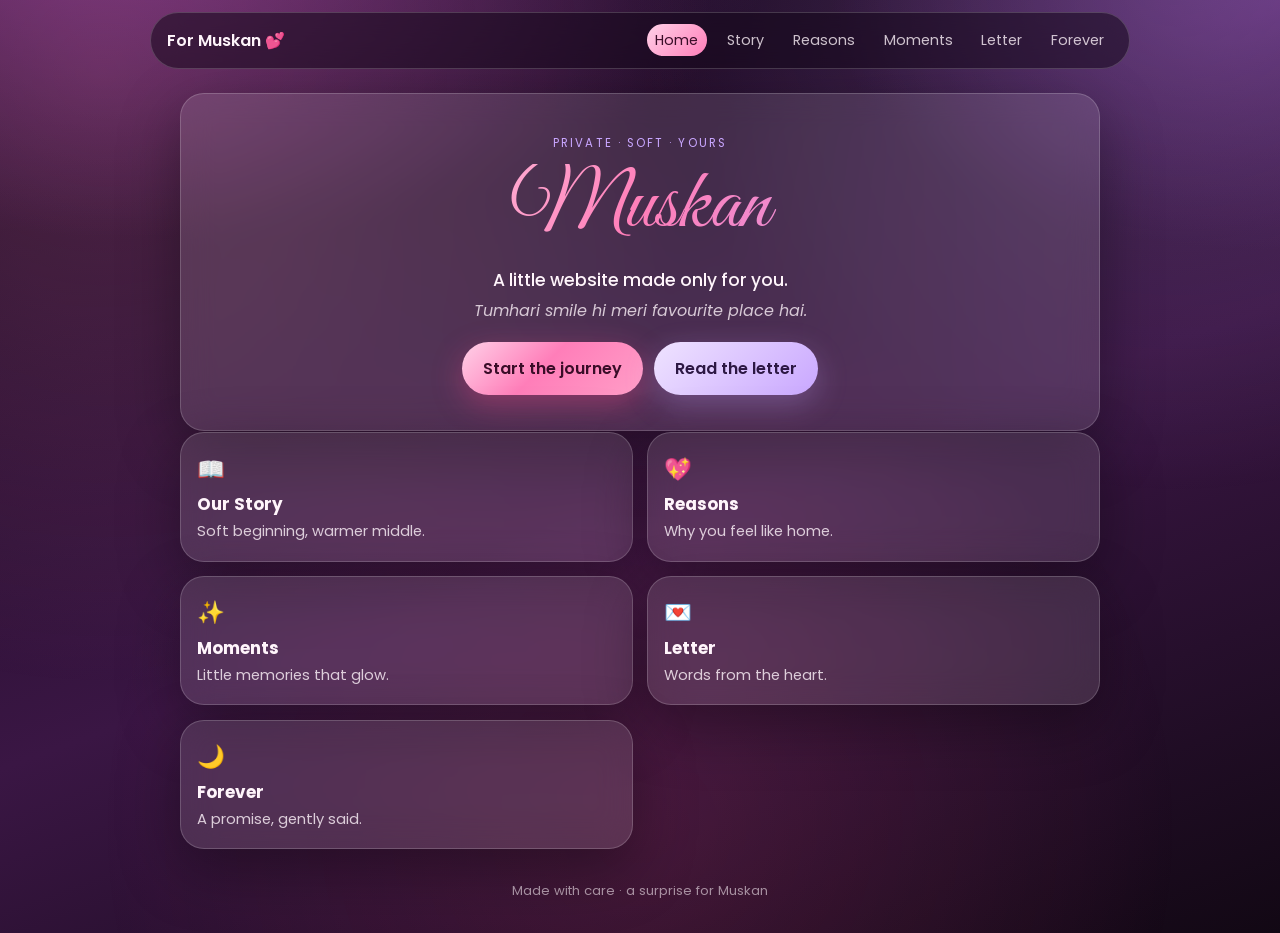
<file: index.html>
<!DOCTYPE html>
<html lang="en">
<head>
  <meta charset="UTF-8" />
  <meta name="viewport" content="width=device-width, initial-scale=1" />
  <title>A surprise for Muskan 💕</title>
  <meta name="description" content="A multi-page surprise website for Muskan." />
  <link rel="preconnect" href="https://fonts.googleapis.com" />
  <link rel="preconnect" href="https://fonts.gstatic.com" crossorigin />
  <link href="https://fonts.googleapis.com/css2?family=Great+Vibes&family=Poppins:wght@300;400;500;600;700&display=swap" rel="stylesheet" />
  <link rel="stylesheet" href="styles.css" />
</head>
<body data-page="index.html">
  <div class="bg-glow"></div>
  <div id="hearts" aria-hidden="true"></div>
  <nav class="nav">
    <a class="brand" href="index.html">For Muskan 💕</a>
    <button class="nav-toggle" type="button" aria-label="Menu" data-nav-toggle>☰</button>
    <div class="nav-links" data-nav-links>
      <a href="index.html" class="active">Home</a><a href="story.html" class="">Story</a><a href="reasons.html" class="">Reasons</a><a href="moments.html" class="">Moments</a><a href="letter.html" class="">Letter</a><a href="forever.html" class="">Forever</a>
    </div>
  </nav>
  <main class="shell">
    <section class="hero card reveal">
      <p class="eyebrow">Private · Soft · Yours</p>
      <h1 class="script">Muskan</h1>
      <p class="subtitle">A little website made only for you.</p>
      <p class="hinglish">Tumhari smile hi meri favourite place hai.</p>
      <div class="hero-actions">
        <a class="btn" href="story.html">Start the journey</a>
        <a class="btn btn-soft" href="letter.html">Read the letter</a>
      </div>
    </section>
    <section class="grid pages-grid">
      <a class="card page-card reveal" href="story.html"><span>📖</span><h3>Our Story</h3><p>Soft beginning, warmer middle.</p></a>
      <a class="card page-card reveal" href="reasons.html"><span>💖</span><h3>Reasons</h3><p>Why you feel like home.</p></a>
      <a class="card page-card reveal" href="moments.html"><span>✨</span><h3>Moments</h3><p>Little memories that glow.</p></a>
      <a class="card page-card reveal" href="letter.html"><span>💌</span><h3>Letter</h3><p>Words from the heart.</p></a>
      <a class="card page-card reveal" href="forever.html"><span>🌙</span><h3>Forever</h3><p>A promise, gently said.</p></a>
    </section>
  </main>
  <footer class="footer">Made with care · a surprise for Muskan</footer>
  <script src="script.js"></script>
  
</body>
</html>
</file>
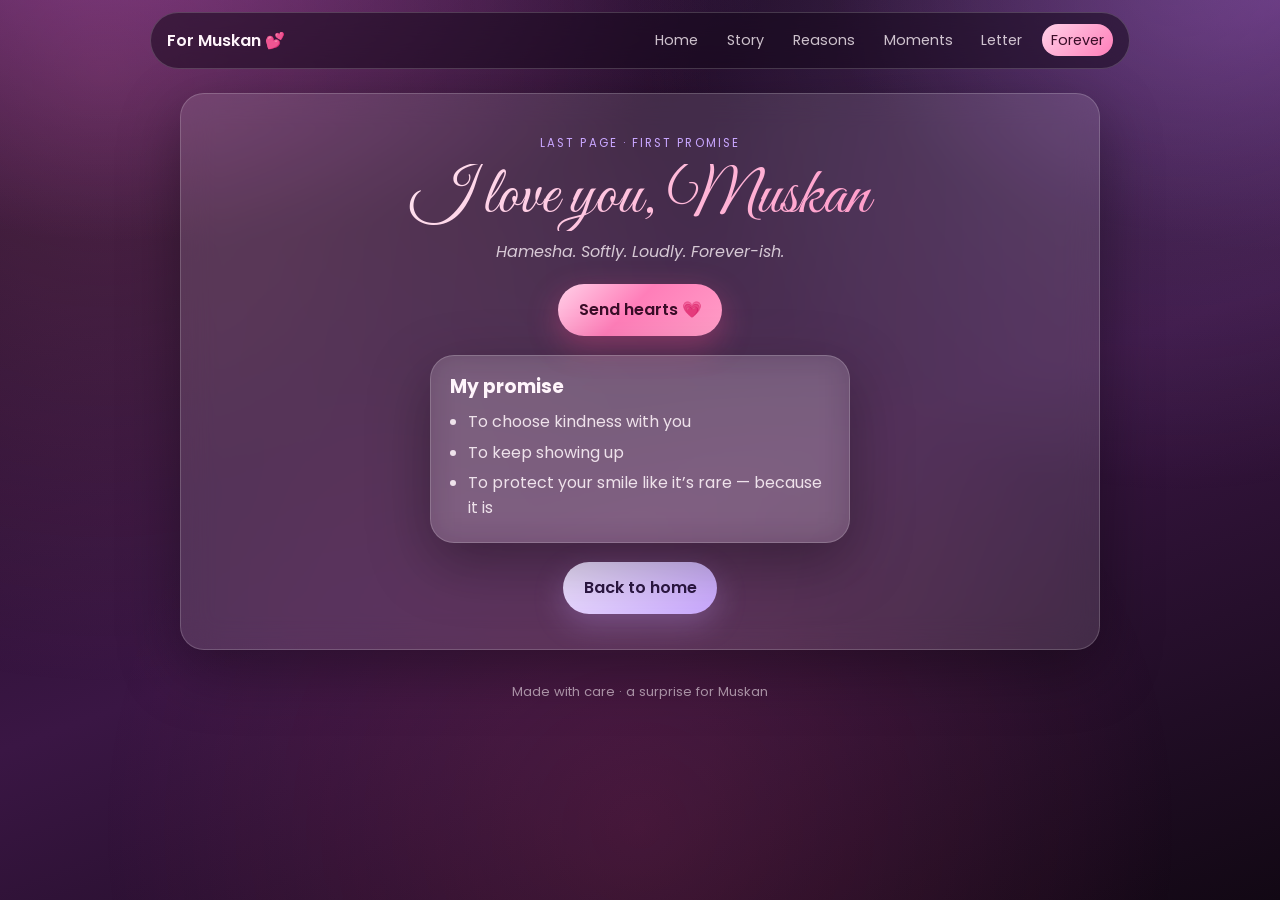
<file: forever.html>
<!DOCTYPE html>
<html lang="en">
<head>
  <meta charset="UTF-8" />
  <meta name="viewport" content="width=device-width, initial-scale=1" />
  <title>Forever · Muskan</title>
  <meta name="description" content="A multi-page surprise website for Muskan." />
  <link rel="preconnect" href="https://fonts.googleapis.com" />
  <link rel="preconnect" href="https://fonts.gstatic.com" crossorigin />
  <link href="https://fonts.googleapis.com/css2?family=Great+Vibes&family=Poppins:wght@300;400;500;600;700&display=swap" rel="stylesheet" />
  <link rel="stylesheet" href="styles.css" />
</head>
<body data-page="forever.html">
  <div class="bg-glow"></div>
  <div id="hearts" aria-hidden="true"></div>
  <nav class="nav">
    <a class="brand" href="index.html">For Muskan 💕</a>
    <button class="nav-toggle" type="button" aria-label="Menu" data-nav-toggle>☰</button>
    <div class="nav-links" data-nav-links>
      <a href="index.html" class="">Home</a><a href="story.html" class="">Story</a><a href="reasons.html" class="">Reasons</a><a href="moments.html" class="">Moments</a><a href="letter.html" class="">Letter</a><a href="forever.html" class="active">Forever</a>
    </div>
  </nav>
  <main class="shell">
    <section class="final-hero card reveal">
      <p class="eyebrow">Last page · first promise</p>
      <p class="big-love script">I love you, Muskan</p>
      <p class="hinglish">Hamesha. Softly. Loudly. Forever-ish.</p>
      <button id="heartRainBtn" class="btn" type="button">Send hearts 💗</button>
      <div class="promise card">
        <h3>My promise</h3>
        <ul>
          <li>To choose kindness with you</li>
          <li>To keep showing up</li>
          <li>To protect your smile like it’s rare — because it is</li>
        </ul>
      </div>
      <a class="btn btn-soft" href="index.html">Back to home</a>
    </section>
  </main>
  <footer class="footer">Made with care · a surprise for Muskan</footer>
  <script src="script.js"></script>
  
</body>
</html>
</file>
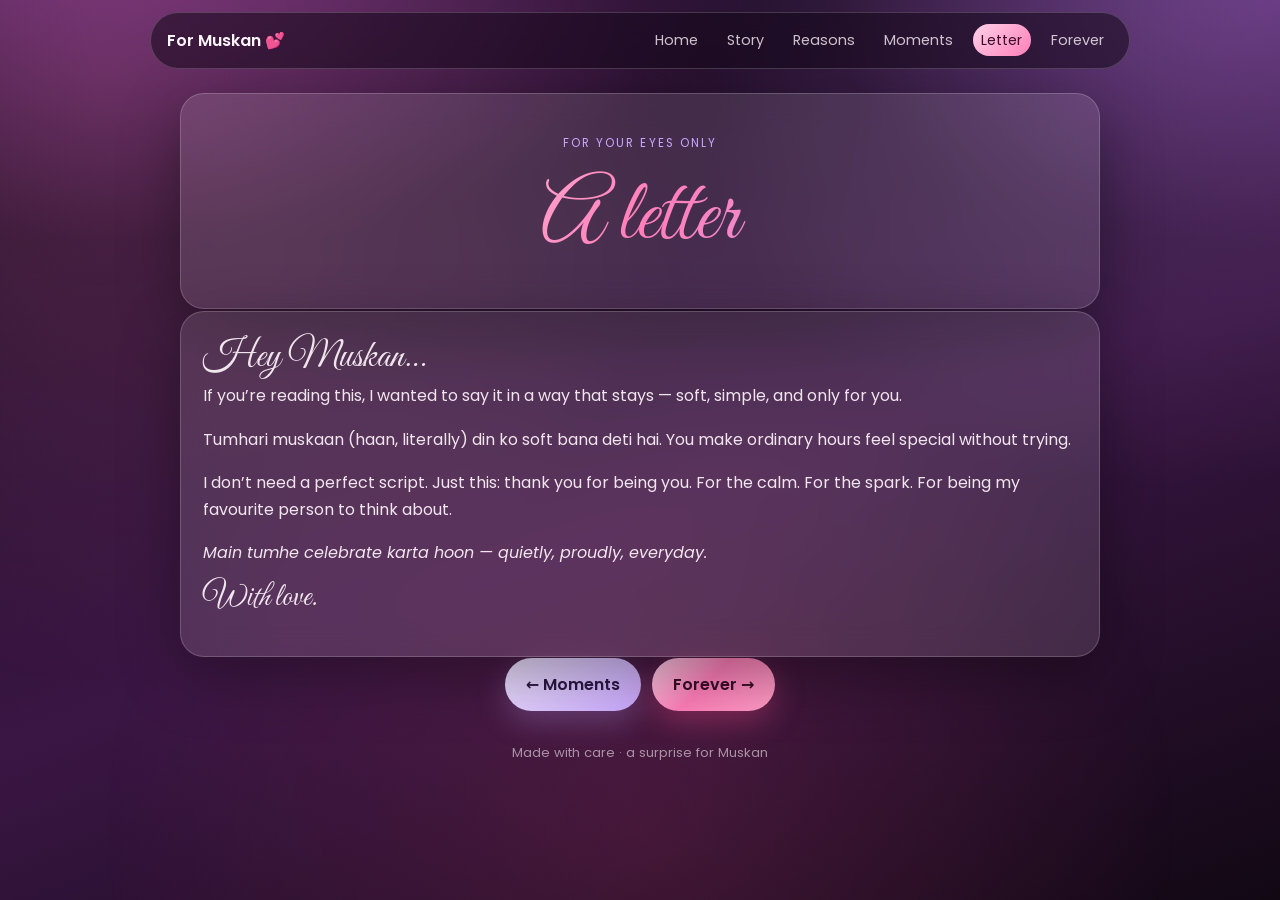
<file: letter.html>
<!DOCTYPE html>
<html lang="en">
<head>
  <meta charset="UTF-8" />
  <meta name="viewport" content="width=device-width, initial-scale=1" />
  <title>Letter · Muskan</title>
  <meta name="description" content="A multi-page surprise website for Muskan." />
  <link rel="preconnect" href="https://fonts.googleapis.com" />
  <link rel="preconnect" href="https://fonts.gstatic.com" crossorigin />
  <link href="https://fonts.googleapis.com/css2?family=Great+Vibes&family=Poppins:wght@300;400;500;600;700&display=swap" rel="stylesheet" />
  <link rel="stylesheet" href="styles.css" />
</head>
<body data-page="letter.html">
  <div class="bg-glow"></div>
  <div id="hearts" aria-hidden="true"></div>
  <nav class="nav">
    <a class="brand" href="index.html">For Muskan 💕</a>
    <button class="nav-toggle" type="button" aria-label="Menu" data-nav-toggle>☰</button>
    <div class="nav-links" data-nav-links>
      <a href="index.html" class="">Home</a><a href="story.html" class="">Story</a><a href="reasons.html" class="">Reasons</a><a href="moments.html" class="">Moments</a><a href="letter.html" class="active">Letter</a><a href="forever.html" class="">Forever</a>
    </div>
  </nav>
  <main class="shell">
    <header class="page-hero card reveal">
      <p class="eyebrow">For your eyes only</p>
      <h1>A letter</h1>
    </header>
    <article class="card letter reveal">
      <p class="script letter-hello">Hey Muskan…</p>
      <p>If you’re reading this, I wanted to say it in a way that stays — soft, simple, and only for you.</p>
      <p>Tumhari muskaan (haan, literally) din ko soft bana deti hai. You make ordinary hours feel special without trying.</p>
      <p>I don’t need a perfect script. Just this: thank you for being you. For the calm. For the spark. For being my favourite person to think about.</p>
      <p class="hinglish">Main tumhe celebrate karta hoon — quietly, proudly, everyday.</p>
      <p class="sign script">With love.</p>
    </article>
    <div class="pager">
      <a class="btn btn-soft" href="moments.html">← Moments</a>
      <a class="btn" href="forever.html">Forever →</a>
    </div>
  </main>
  <footer class="footer">Made with care · a surprise for Muskan</footer>
  <script src="script.js"></script>
  
</body>
</html>
</file>
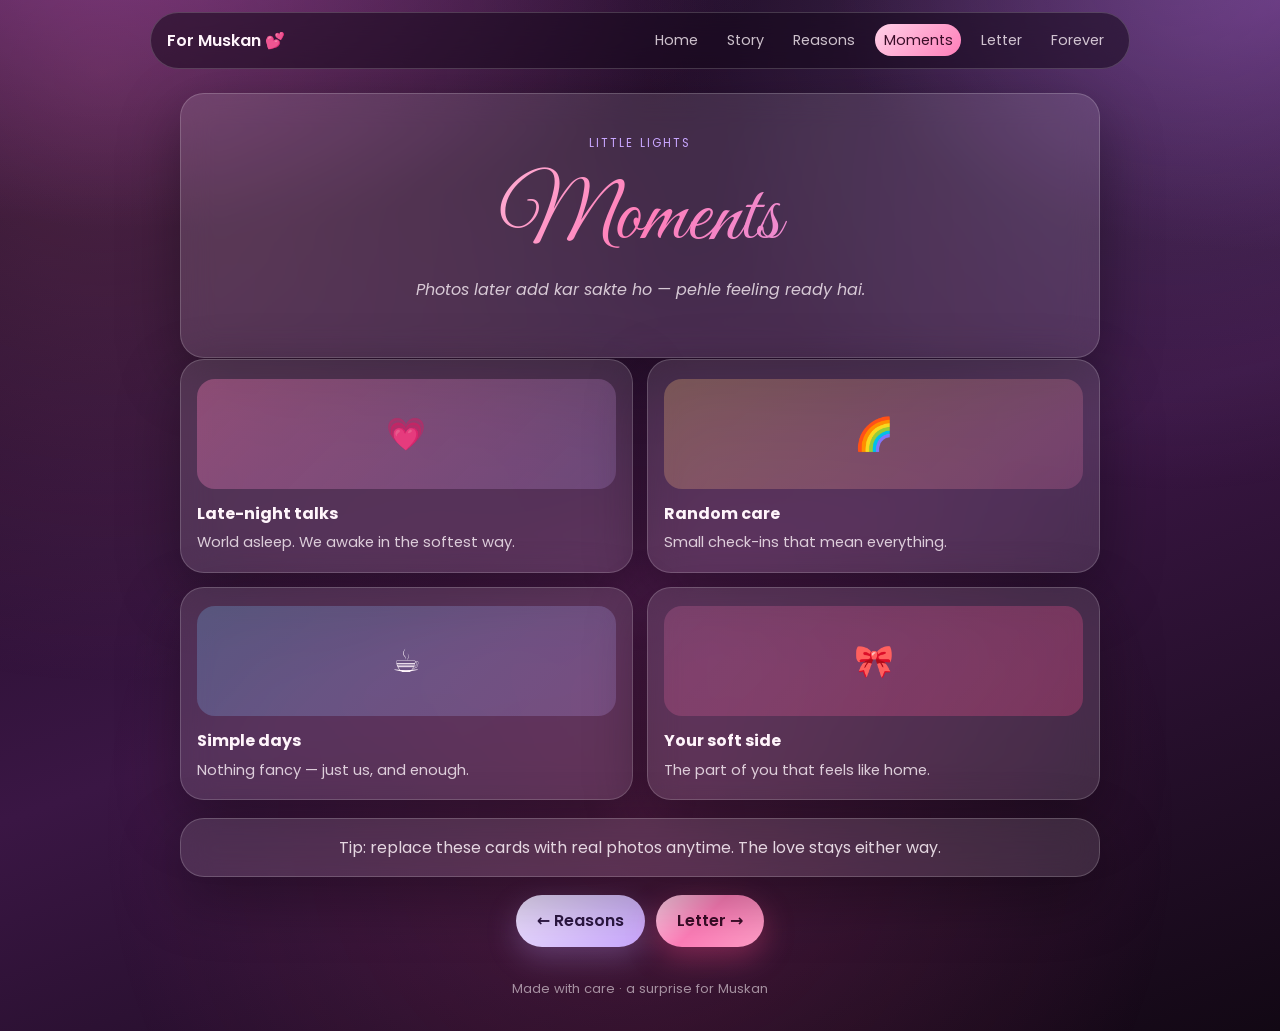
<file: moments.html>
<!DOCTYPE html>
<html lang="en">
<head>
  <meta charset="UTF-8" />
  <meta name="viewport" content="width=device-width, initial-scale=1" />
  <title>Moments · Muskan</title>
  <meta name="description" content="A multi-page surprise website for Muskan." />
  <link rel="preconnect" href="https://fonts.googleapis.com" />
  <link rel="preconnect" href="https://fonts.gstatic.com" crossorigin />
  <link href="https://fonts.googleapis.com/css2?family=Great+Vibes&family=Poppins:wght@300;400;500;600;700&display=swap" rel="stylesheet" />
  <link rel="stylesheet" href="styles.css" />
</head>
<body data-page="moments.html">
  <div class="bg-glow"></div>
  <div id="hearts" aria-hidden="true"></div>
  <nav class="nav">
    <a class="brand" href="index.html">For Muskan 💕</a>
    <button class="nav-toggle" type="button" aria-label="Menu" data-nav-toggle>☰</button>
    <div class="nav-links" data-nav-links>
      <a href="index.html" class="">Home</a><a href="story.html" class="">Story</a><a href="reasons.html" class="">Reasons</a><a href="moments.html" class="active">Moments</a><a href="letter.html" class="">Letter</a><a href="forever.html" class="">Forever</a>
    </div>
  </nav>
  <main class="shell">
    <header class="page-hero card reveal">
      <p class="eyebrow">Little lights</p>
      <h1>Moments</h1>
      <p class="hinglish">Photos later add kar sakte ho — pehle feeling ready hai.</p>
    </header>
    <section class="grid moments-grid">
      <article class="card moment reveal"><div class="moment-art a1">💗</div><h3>Late-night talks</h3><p>World asleep. We awake in the softest way.</p></article>
      <article class="card moment reveal"><div class="moment-art a2">🌈</div><h3>Random care</h3><p>Small check-ins that mean everything.</p></article>
      <article class="card moment reveal"><div class="moment-art a3">☕</div><h3>Simple days</h3><p>Nothing fancy — just us, and enough.</p></article>
      <article class="card moment reveal"><div class="moment-art a4">🎀</div><h3>Your soft side</h3><p>The part of you that feels like home.</p></article>
    </section>
    <p class="note card reveal">Tip: replace these cards with real photos anytime. The love stays either way.</p>
    <div class="pager">
      <a class="btn btn-soft" href="reasons.html">← Reasons</a>
      <a class="btn" href="letter.html">Letter →</a>
    </div>
  </main>
  <footer class="footer">Made with care · a surprise for Muskan</footer>
  <script src="script.js"></script>
  
</body>
</html>
</file>
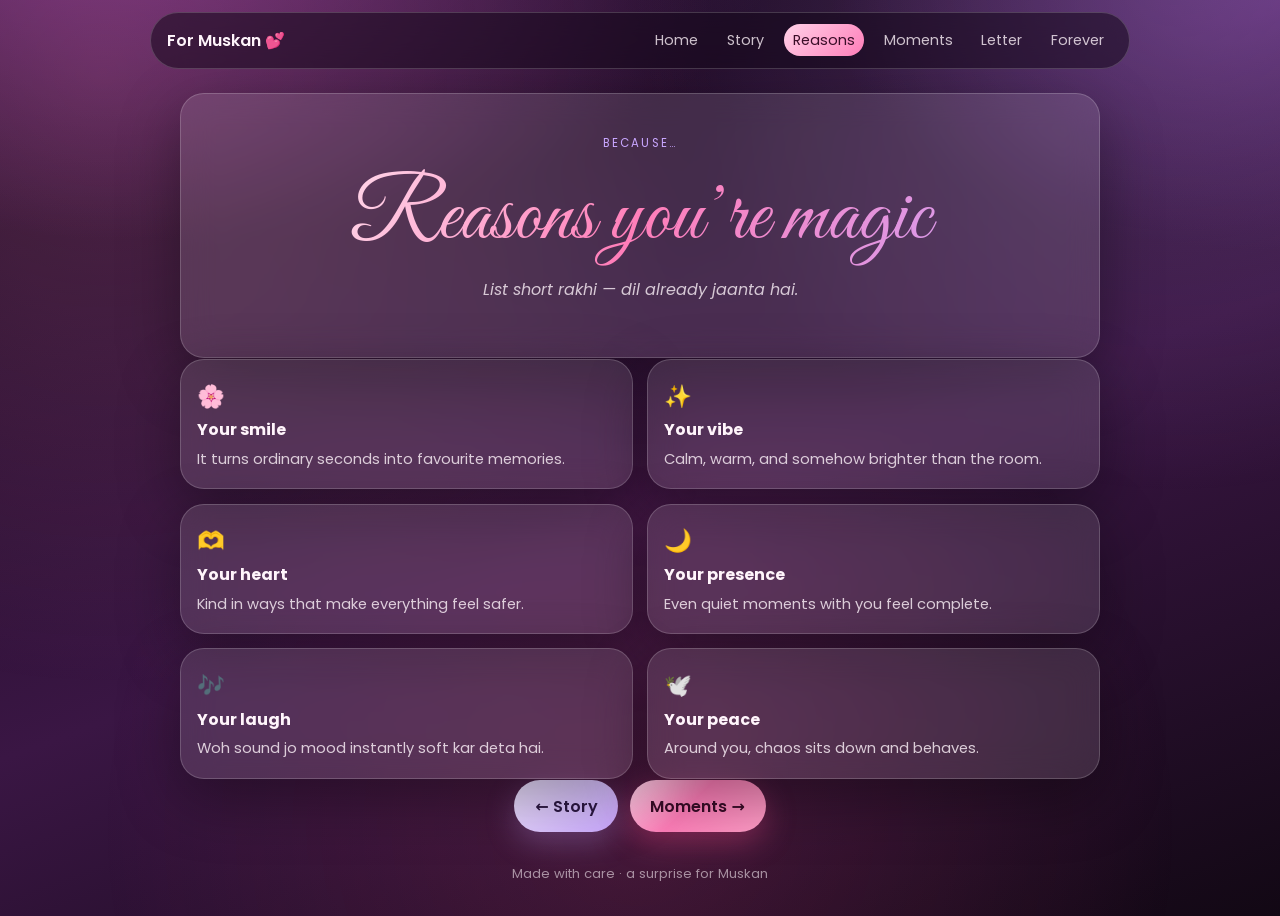
<file: reasons.html>
<!DOCTYPE html>
<html lang="en">
<head>
  <meta charset="UTF-8" />
  <meta name="viewport" content="width=device-width, initial-scale=1" />
  <title>Reasons · Muskan</title>
  <meta name="description" content="A multi-page surprise website for Muskan." />
  <link rel="preconnect" href="https://fonts.googleapis.com" />
  <link rel="preconnect" href="https://fonts.gstatic.com" crossorigin />
  <link href="https://fonts.googleapis.com/css2?family=Great+Vibes&family=Poppins:wght@300;400;500;600;700&display=swap" rel="stylesheet" />
  <link rel="stylesheet" href="styles.css" />
</head>
<body data-page="reasons.html">
  <div class="bg-glow"></div>
  <div id="hearts" aria-hidden="true"></div>
  <nav class="nav">
    <a class="brand" href="index.html">For Muskan 💕</a>
    <button class="nav-toggle" type="button" aria-label="Menu" data-nav-toggle>☰</button>
    <div class="nav-links" data-nav-links>
      <a href="index.html" class="">Home</a><a href="story.html" class="">Story</a><a href="reasons.html" class="active">Reasons</a><a href="moments.html" class="">Moments</a><a href="letter.html" class="">Letter</a><a href="forever.html" class="">Forever</a>
    </div>
  </nav>
  <main class="shell">
    <header class="page-hero card reveal">
      <p class="eyebrow">Because…</p>
      <h1>Reasons you’re magic</h1>
      <p class="hinglish">List short rakhi — dil already jaanta hai.</p>
    </header>
    <section class="grid reasons-grid">
      <article class="card reason reveal"><div class="icon">🌸</div><h3>Your smile</h3><p>It turns ordinary seconds into favourite memories.</p></article>
      <article class="card reason reveal"><div class="icon">✨</div><h3>Your vibe</h3><p>Calm, warm, and somehow brighter than the room.</p></article>
      <article class="card reason reveal"><div class="icon">🫶</div><h3>Your heart</h3><p>Kind in ways that make everything feel safer.</p></article>
      <article class="card reason reveal"><div class="icon">🌙</div><h3>Your presence</h3><p>Even quiet moments with you feel complete.</p></article>
      <article class="card reason reveal"><div class="icon">🎶</div><h3>Your laugh</h3><p>Woh sound jo mood instantly soft kar deta hai.</p></article>
      <article class="card reason reveal"><div class="icon">🕊️</div><h3>Your peace</h3><p>Around you, chaos sits down and behaves.</p></article>
    </section>
    <div class="pager">
      <a class="btn btn-soft" href="story.html">← Story</a>
      <a class="btn" href="moments.html">Moments →</a>
    </div>
  </main>
  <footer class="footer">Made with care · a surprise for Muskan</footer>
  <script src="script.js"></script>
  
</body>
</html>
</file>
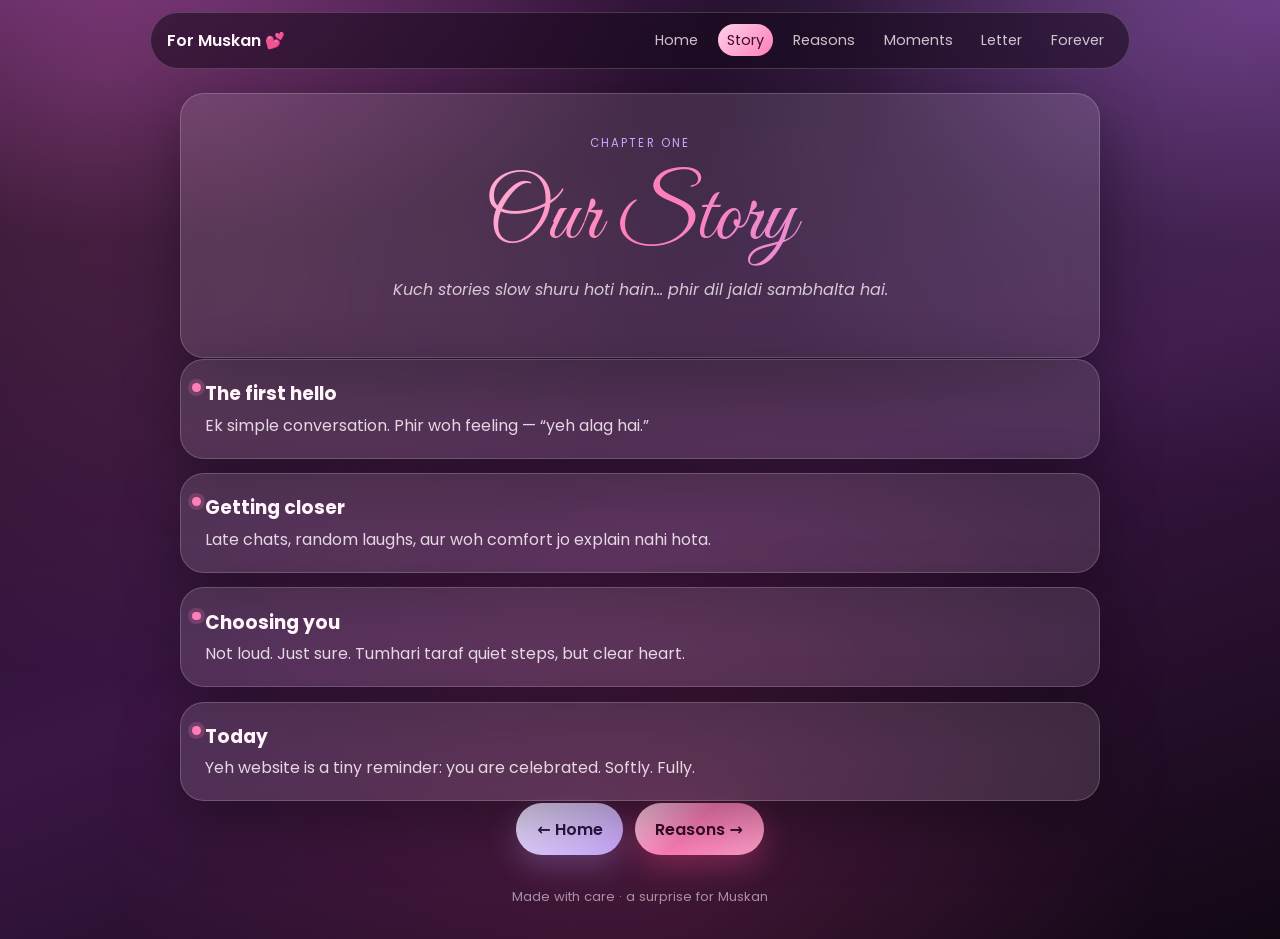
<file: story.html>
<!DOCTYPE html>
<html lang="en">
<head>
  <meta charset="UTF-8" />
  <meta name="viewport" content="width=device-width, initial-scale=1" />
  <title>Our Story · Muskan</title>
  <meta name="description" content="A multi-page surprise website for Muskan." />
  <link rel="preconnect" href="https://fonts.googleapis.com" />
  <link rel="preconnect" href="https://fonts.gstatic.com" crossorigin />
  <link href="https://fonts.googleapis.com/css2?family=Great+Vibes&family=Poppins:wght@300;400;500;600;700&display=swap" rel="stylesheet" />
  <link rel="stylesheet" href="styles.css" />
</head>
<body data-page="story.html">
  <div class="bg-glow"></div>
  <div id="hearts" aria-hidden="true"></div>
  <nav class="nav">
    <a class="brand" href="index.html">For Muskan 💕</a>
    <button class="nav-toggle" type="button" aria-label="Menu" data-nav-toggle>☰</button>
    <div class="nav-links" data-nav-links>
      <a href="index.html" class="">Home</a><a href="story.html" class="active">Story</a><a href="reasons.html" class="">Reasons</a><a href="moments.html" class="">Moments</a><a href="letter.html" class="">Letter</a><a href="forever.html" class="">Forever</a>
    </div>
  </nav>
  <main class="shell">
    <header class="page-hero card reveal">
      <p class="eyebrow">Chapter one</p>
      <h1>Our Story</h1>
      <p class="hinglish">Kuch stories slow shuru hoti hain… phir dil jaldi sambhalta hai.</p>
    </header>
    <ol class="timeline">
      <li class="card reveal"><div class="dot"></div><h3>The first hello</h3><p>Ek simple conversation. Phir woh feeling — “yeh alag hai.”</p></li>
      <li class="card reveal"><div class="dot"></div><h3>Getting closer</h3><p>Late chats, random laughs, aur woh comfort jo explain nahi hota.</p></li>
      <li class="card reveal"><div class="dot"></div><h3>Choosing you</h3><p>Not loud. Just sure. Tumhari taraf quiet steps, but clear heart.</p></li>
      <li class="card reveal"><div class="dot"></div><h3>Today</h3><p>Yeh website is a tiny reminder: you are celebrated. Softly. Fully.</p></li>
    </ol>
    <div class="pager">
      <a class="btn btn-soft" href="index.html">← Home</a>
      <a class="btn" href="reasons.html">Reasons →</a>
    </div>
  </main>
  <footer class="footer">Made with care · a surprise for Muskan</footer>
  <script src="script.js"></script>
  
</body>
</html>
</file>
<file: styles.css>
:root {
  --bg1: #14081a;
  --bg2: #3a1644;
  --pink: #ff7eb9;
  --rose: #ff4d8d;
  --lilac: #c9a7ff;
  --cream: #fff5fb;
  --card: rgba(255, 245, 251, 0.12);
  --stroke: rgba(255, 255, 255, 0.18);
  --shadow: 0 20px 60px rgba(0, 0, 0, 0.35);
  --radius: 24px;
}
* { box-sizing: border-box; }
html, body { margin: 0; min-height: 100%; }
body {
  font-family: "Poppins", system-ui, sans-serif;
  color: var(--cream);
  background:
    radial-gradient(1200px 600px at 10% -10%, #6b2d7b 0%, transparent 55%),
    radial-gradient(900px 500px at 100% 0%, #5a2a6e 0%, transparent 50%),
    linear-gradient(160deg, var(--bg1), var(--bg2) 55%, #120814);
  overflow-x: hidden;
}
.bg-glow {
  position: fixed; inset: -20%; pointer-events: none; z-index: 0;
  background:
    radial-gradient(circle at 20% 20%, rgba(255,126,185,.22), transparent 35%),
    radial-gradient(circle at 80% 10%, rgba(201,167,255,.2), transparent 30%),
    radial-gradient(circle at 50% 80%, rgba(255,77,141,.15), transparent 40%);
  animation: drift 14s ease-in-out infinite alternate;
}
@keyframes drift {
  from { transform: translate3d(-1%,-1%,0) scale(1); }
  to { transform: translate3d(2%,1%,0) scale(1.05); }
}
#hearts { position: fixed; inset: 0; overflow: hidden; pointer-events: none; z-index: 1; }
.nav {
  position: sticky; top: 0; z-index: 20;
  display: flex; align-items: center; justify-content: space-between; gap: 1rem;
  width: min(980px, calc(100% - 1.5rem)); margin: .75rem auto 0;
  padding: .7rem 1rem; border-radius: 999px;
  background: rgba(20,8,26,.55); border: 1px solid var(--stroke);
  backdrop-filter: blur(16px); -webkit-backdrop-filter: blur(16px);
}
.brand { color: var(--cream); text-decoration: none; font-weight: 600; }
.nav-links { display: flex; flex-wrap: wrap; gap: .35rem .7rem; }
.nav-links a {
  color: rgba(255,245,251,.78); text-decoration: none; font-size: .9rem;
  padding: .35rem .55rem; border-radius: 999px;
}
.nav-links a:hover, .nav-links a.active {
  color: #3a0d28; background: linear-gradient(135deg,#ffd1e8,var(--pink));
}
.nav-toggle {
  display: none; appearance: none; border: 0; background: transparent;
  color: var(--cream); font-size: 1.2rem; cursor: pointer;
}
.shell {
  position: relative; z-index: 2;
  width: min(920px, calc(100% - 2rem));
  margin: 0 auto; padding: 1.5rem 0 2rem;
  display: grid; gap: .1rem;
}
.card {
  background: var(--card); border: 1px solid var(--stroke); border-radius: var(--radius);
  box-shadow: var(--shadow); backdrop-filter: blur(16px); -webkit-backdrop-filter: blur(16px);
}
.hero, .page-hero, .final-hero { text-align: center; padding: 2.6rem 1.4rem 2.2rem; }
.eyebrow {
  letter-spacing: .18em; text-transform: uppercase; font-size: .72rem;
  color: var(--lilac); margin: 0 0 .75rem;
}
.script, h1.script, .big-love {
  font-family: "Great Vibes", cursive; font-weight: 400; line-height: 1;
}
.hero h1, .page-hero h1 {
  font-family: "Great Vibes", cursive; font-weight: 400; margin: 0;
  font-size: clamp(3.2rem, 11vw, 5.4rem);
  background: linear-gradient(120deg,#fff,var(--pink),var(--lilac));
  -webkit-background-clip: text; background-clip: text; color: transparent;
}
.subtitle { margin: 1rem 0 .35rem; font-size: 1.08rem; font-weight: 500; }
.hinglish { color: rgba(255,245,251,.78); font-style: italic; margin: .25rem 0 1.2rem; }
.hero-actions, .pager { display: flex; flex-wrap: wrap; gap: .7rem; justify-content: center; }
.btn {
  appearance: none; border: 0; cursor: pointer; border-radius: 999px;
  padding: .85rem 1.3rem; font: inherit; font-weight: 600; text-decoration: none; display: inline-block;
  color: #3a0d28; background: linear-gradient(135deg,#ffd1e8,var(--pink) 45%,#ff9ec7);
  box-shadow: 0 10px 30px rgba(255,77,141,.35);
  transition: transform .2s ease, box-shadow .2s ease;
}
.btn:hover { transform: translateY(-2px) scale(1.02); }
.btn-soft {
  background: linear-gradient(135deg,#efe3ff,var(--lilac)); color: #2d1844;
  box-shadow: 0 10px 30px rgba(201,167,255,.28);
}
.grid { display: grid; gap: .9rem; }
.pages-grid { grid-template-columns: repeat(2, minmax(0,1fr)); }
.page-card { padding: 1.15rem 1rem; text-decoration: none; color: inherit; transition: transform .2s ease; }
.page-card:hover { transform: translateY(-3px); }
.page-card span { font-size: 1.4rem; }
.page-card h3 { margin: .35rem 0 .25rem; font-size: 1.05rem; }
.page-card p { margin: 0; color: rgba(255,245,251,.8); font-size: .92rem; }
.timeline { list-style: none; margin: 0; padding: 0; display: grid; gap: .9rem; }
.timeline li { position: relative; padding: 1.2rem 1.2rem 1.2rem 1.5rem; }
.timeline .dot {
  position: absolute; left: .7rem; top: 1.45rem; width: .55rem; height: .55rem; border-radius: 50%;
  background: var(--pink); box-shadow: 0 0 0 4px rgba(255,126,185,.2);
}
.timeline h3 { margin: 0 0 .35rem; }
.timeline p { margin: 0; color: rgba(255,245,251,.85); line-height: 1.55; }
.reasons-grid, .moments-grid { grid-template-columns: repeat(2, minmax(0,1fr)); }
.reason, .moment { padding: 1.15rem 1rem; }
.reason .icon { font-size: 1.4rem; margin-bottom: .3rem; }
.reason h3, .moment h3 { margin: 0 0 .35rem; font-size: 1rem; }
.reason p, .moment p { margin: 0; color: rgba(255,245,251,.8); font-size: .92rem; line-height: 1.5; }
.moment-art {
  height: 110px; border-radius: 18px; display: grid; place-items: center; font-size: 2rem; margin-bottom: .75rem;
}
.a1 { background: linear-gradient(135deg, rgba(255,126,185,.35), rgba(201,167,255,.2)); }
.a2 { background: linear-gradient(135deg, rgba(255,196,120,.28), rgba(255,126,185,.2)); }
.a3 { background: linear-gradient(135deg, rgba(120,200,255,.25), rgba(201,167,255,.22)); }
.a4 { background: linear-gradient(135deg, rgba(255,126,185,.2), rgba(255,77,141,.28)); }
.note { padding: 1rem 1.1rem; text-align: center; color: rgba(255,245,251,.85); }
.letter { padding: 1.6rem 1.35rem; line-height: 1.7; }
.letter p { margin: 0 0 1rem; color: rgba(255,245,251,.92); }
.letter-hello { font-size: 2.4rem; margin-bottom: .4rem !important; }
.sign { font-size: 2rem; margin-top: .5rem !important; }
.big-love {
  font-size: clamp(2.6rem, 9vw, 4.2rem); margin: .3rem 0 .5rem;
  background: linear-gradient(120deg,#fff,var(--pink));
  -webkit-background-clip: text; background-clip: text; color: transparent;
}
.promise { text-align: left; margin: 1.2rem auto; max-width: 420px; padding: 1rem 1.2rem; }
.promise h3 { margin: 0 0 .5rem; }
.promise ul { margin: 0; padding-left: 1.1rem; color: rgba(255,245,251,.88); }
.promise li { margin: .35rem 0; }
.footer {
  position: relative; z-index: 2; text-align: center;
  padding: 0 1rem 2rem; font-size: .82rem; color: rgba(255,245,251,.55);
}
.floating-heart {
  position: absolute; bottom: -2rem; animation: rise linear forwards;
  filter: drop-shadow(0 4px 10px rgba(255,77,141,.35));
}
@keyframes rise {
  0% { transform: translateY(0) scale(.8) rotate(0); opacity: 0; }
  10% { opacity: 1; }
  100% { transform: translateY(-110vh) scale(1.25) rotate(25deg); opacity: 0; }
}
.reveal { opacity: 0; transform: translateY(14px); transition: .6s ease; }
.reveal.in { opacity: 1; transform: none; }
@media (max-width: 720px) {
  .nav-toggle { display: inline-block; }
  .nav-links {
    display: none; position: absolute; top: calc(100% + .45rem); left: 0; right: 0;
    flex-direction: column; padding: .7rem; border-radius: 18px;
    background: rgba(20,8,26,.92); border: 1px solid var(--stroke);
  }
  .nav-links.open { display: flex; }
  .pages-grid, .reasons-grid, .moments-grid { grid-template-columns: 1fr; }
}
</file>
